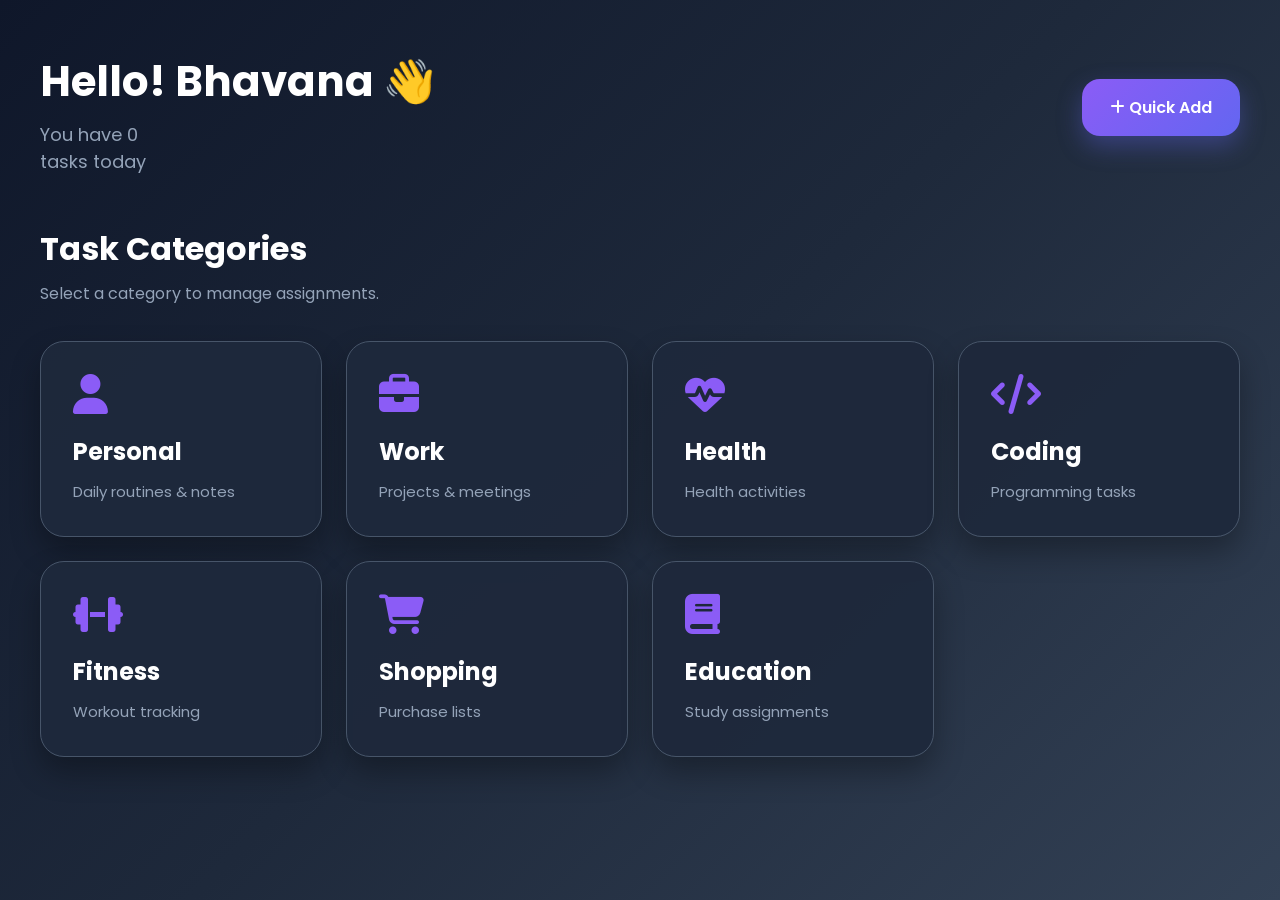
<file: index.html>
<!DOCTYPE html>
<html lang="en">

<head>

<meta charset="UTF-8">

<meta name="viewport"
content="width=device-width, initial-scale=1.0">

<title>Task Dashboard</title>

<link rel="stylesheet"
href="style.css">

<link rel="stylesheet"
href="https://cdnjs.cloudflare.com/ajax/libs/font-awesome/6.5.2/css/all.min.css">

</head>

<body>

<div class="container">

<!-- HEADER -->

<header>

<div class="greeting">

<h1>

Hello! Bhavana 👋

</h1>

<p id="taskCount">

You have 0 tasks today

</p>

</div>

<button id="addTaskBtn">

<i class="fa-solid fa-plus"></i>

Quick Add

</button>

</header>

<!-- PAGE TITLE -->

<div class="dashboardTitle">

<h2>

Task Categories

</h2>

<p>

Select a category to manage assignments.

</p>

</div>

<!-- CATEGORY GRID -->

<section class="categories">

<!-- PERSONAL -->

<a
href="category.html?category=Personal"
class="category-card">

<i class="fa-solid fa-user"></i>

<h3>Personal</h3>

<span>

Daily routines & notes

</span>

</a>

<!-- WORK -->

<a
href="category.html?category=Work"
class="category-card">

<i class="fa-solid fa-briefcase"></i>

<h3>Work</h3>

<span>

Projects & meetings

</span>

</a>

<!-- HEALTH -->

<a
href="category.html?category=Health"
class="category-card">

<i class="fa-solid fa-heart-pulse"></i>

<h3>Health</h3>

<span>

Health activities

</span>

</a>

<!-- CODING -->

<a
href="category.html?category=Coding"
class="category-card">

<i class="fa-solid fa-code"></i>

<h3>Coding</h3>

<span>

Programming tasks

</span>

</a>

<!-- FITNESS -->

<a
href="category.html?category=Fitness"
class="category-card">

<i class="fa-solid fa-dumbbell"></i>

<h3>Fitness</h3>

<span>

Workout tracking

</span>

</a>

<!-- SHOPPING -->

<a
href="category.html?category=Shopping"
class="category-card">

<i class="fa-solid fa-cart-shopping"></i>

<h3>Shopping</h3>

<span>

Purchase lists

</span>

</a>

<!-- EDUCATION -->

<a
href="category.html?category=Education"
class="category-card">

<i class="fa-solid fa-book"></i>

<h3>Education</h3>

<span>

Study assignments

</span>

</a>

</section>

</div>

<script src="script.js"></script>

</body>
</html>
</file>
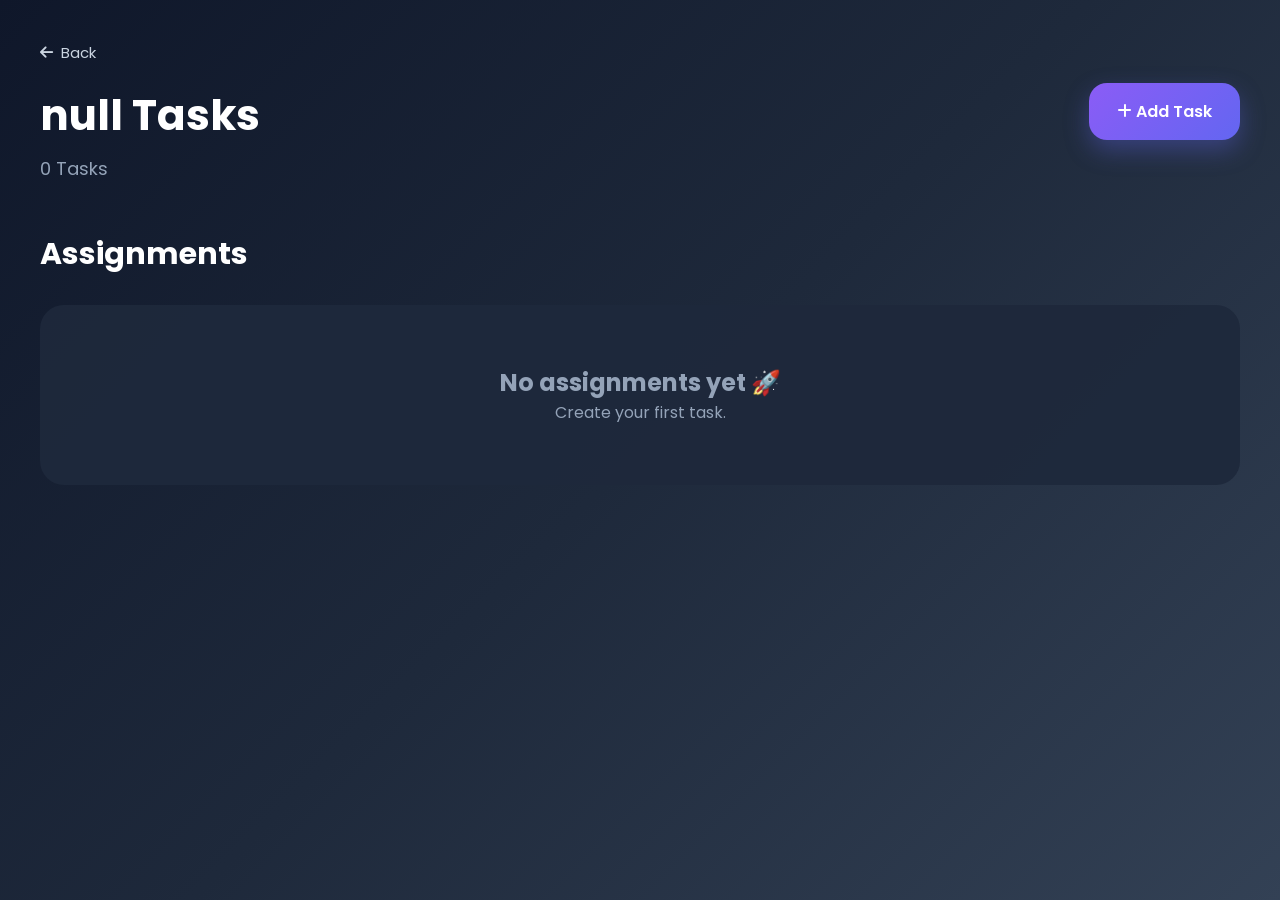
<file: category.html>
<!DOCTYPE html>
<html lang="en">

<head>

<meta charset="UTF-8">

<meta name="viewport"
content="width=device-width, initial-scale=1.0">

<title>Category Tasks</title>

<link rel="stylesheet"
href="style.css">

<link rel="stylesheet"
href="https://cdnjs.cloudflare.com/ajax/libs/font-awesome/6.5.2/css/all.min.css">

</head>

<body>

<div class="container">

<header>

<div class="greeting">

<a href="index.html"
class="backBtn">

<i class="fa-solid fa-arrow-left"></i>

Back

</a>

<h1 id="categoryTitle">

Category Tasks

</h1>

<p id="categoryCount">

0 Tasks

</p>

</div>

<button id="openModalBtn">

<i class="fa-solid fa-plus"></i>

Add Task

</button>

</header>

<section>

<h2 class="sectionTitle">

Assignments

</h2>

<div id="taskContainer">

</div>

</section>

</div>

<!-- MODAL -->

<div class="modal"
id="taskModal">

<div class="modal-content">

<h2>

Create New Task

</h2>

<input
type="text"
id="taskInput"
placeholder="Enter assignment">

<input
type="date"
id="taskDate">

<input
type="time"
id="taskTime">

<select id="taskCategory">

<option>Personal</option>
<option>Work</option>
<option>Health</option>
<option>Coding</option>
<option>Fitness</option>
<option>Shopping</option>
<option>Education</option>

</select>

<button id="saveTask">

<i class="fa-solid fa-floppy-disk"></i>

Save Task

</button>

</div>

</div>

<script src="script.js"></script>

</body>
</html>
</file>
<file: style.css>
@import url('https://fonts.googleapis.com/css2?family=Poppins:wght@300;400;500;600;700&display=swap');

*{
margin:0;
padding:0;
box-sizing:border-box;
font-family:'Poppins',sans-serif;
}

/* BODY */

body{

background:
linear-gradient(
135deg,
#0f172a,
#1e293b,
#334155
);

min-height:100vh;

color:white;

padding:40px;

}

/* CONTAINER */

.container{

max-width:1300px;

margin:auto;

}

/* HEADER */

header{

display:flex;

justify-content:space-between;

align-items:center;

margin-bottom:50px;

}

.greeting h1{

font-size:42px;

margin-top:10px;

}

.greeting p{

color:#94a3b8;

margin-top:8px;

font-size:18px;

}

/* BACK BUTTON */

.backBtn{

display:inline-flex;

align-items:center;

gap:8px;

text-decoration:none;

color:#cbd5e1;

margin-bottom:10px;

font-size:15px;

}

.backBtn:hover{

color:white;

}

/* BUTTON */

#addTaskBtn,
#openModalBtn{

background:
linear-gradient(
135deg,
#8b5cf6,
#6366f1
);

color:white;

border:none;

padding:16px 28px;

border-radius:18px;

cursor:pointer;

font-size:16px;

font-weight:600;

box-shadow:
0 10px 25px rgba(
99,102,241,.35
);

transition:.3s;

}

#addTaskBtn:hover,
#openModalBtn:hover{

transform:
translateY(-4px);

}

/* DASHBOARD TITLE */

.dashboardTitle{

margin-bottom:35px;

}

.dashboardTitle h2{

font-size:32px;

margin-bottom:8px;

}

.dashboardTitle p{

color:#94a3b8;

}

/* CATEGORY GRID */

.categories{

display:grid;

grid-template-columns:
repeat(auto-fit,minmax(230px,1fr));

gap:24px;

}

/* CATEGORY CARD */

.category-card{

background:
rgba(30,41,59,.95);

border:1px solid #475569;

border-radius:24px;

padding:32px;

text-decoration:none;

color:white;

transition:.3s;

box-shadow:
0 15px 30px rgba(
0,0,0,.30
);

}

.category-card:hover{

transform:
translateY(-8px);

border-color:#8b5cf6;

}

/* CARD CONTENT */

.category-card i{

font-size:40px;

color:#8b5cf6;

margin-bottom:20px;

}

.category-card h3{

font-size:24px;

margin-bottom:10px;

}

.category-card span{

color:#94a3b8;

font-size:15px;

}

/* SECTION */

.sectionTitle{

font-size:30px;

margin-bottom:28px;

}

/* TASK CONTAINER */

#taskContainer{

display:grid;

gap:22px;

}

/* TASK CARD */

.task-card{

background:
rgba(30,41,59,.95);

border:1px solid #475569;

border-radius:22px;

padding:22px;

display:flex;

justify-content:space-between;

align-items:center;

box-shadow:
0 15px 30px rgba(
0,0,0,.25
);

transition:.3s;

}

.task-card:hover{

transform:
translateY(-5px);

}

/* LEFT */

.left{

display:flex;

align-items:center;

gap:18px;

}

.left input{

width:22px;

height:22px;

cursor:pointer;

accent-color:#8b5cf6;

}

.taskTitle{

font-size:21px;

font-weight:600;

}

.categoryText{

margin-top:8px;

font-size:15px;

color:#94a3b8;

}
.taskMeta{

margin-top:10px;

font-size:14px;

color:#cbd5e1;

display:flex;

gap:18px;

align-items:center;

}

/* ACTIONS */

.actions{

display:flex;

gap:12px;

}

/* EDIT */

.editBtn{

background:#3b82f6;

border:none;

color:white;

padding:12px 14px;

border-radius:14px;

cursor:pointer;

transition:.3s;

}

.editBtn:hover{

background:#2563eb;

}

/* DELETE */

.deleteBtn{

background:#ef4444;

border:none;

color:white;

padding:12px 14px;

border-radius:14px;

cursor:pointer;

transition:.3s;

}

.deleteBtn:hover{

background:#dc2626;

}

/* COMPLETED */

.completed{

opacity:.55;

text-decoration:line-through;

}

/* MODAL */

.modal{

position:fixed;

top:0;
left:0;

width:100%;
height:100%;

display:none;

justify-content:center;

align-items:center;

background:
rgba(0,0,0,.60);

}

/* MODAL CONTENT */

.modal-content{

background:#1e293b;

padding:35px;

width:420px;

border-radius:30px;

display:flex;

flex-direction:column;

gap:20px;

animation:popup .3s ease;

}

/* POPUP */

@keyframes popup{

from{

transform:scale(.8);

opacity:0;

}

to{

transform:scale(1);

opacity:1;

}

}

.modal-content h2{

margin-bottom:5px;

}

/* INPUTS */

.modal-content input,
.modal-content select{

padding:16px;

background:#334155;

border:1px solid #475569;

border-radius:16px;

color:white;

outline:none;

font-size:16px;

}

/* SAVE BUTTON */

#saveTask{

background:
linear-gradient(
135deg,
#8b5cf6,
#6366f1
);

border:none;

color:white;

padding:16px;

border-radius:16px;

cursor:pointer;

font-size:16px;

font-weight:600;

}

/* EMPTY STATE */

.empty{

text-align:center;

padding:60px;

background:
rgba(30,41,59,.95);

border-radius:24px;

color:#94a3b8;

}

/* RESPONSIVE */

@media(max-width:900px){

header{

flex-direction:column;

align-items:flex-start;

gap:30px;

}

.task-card{

flex-direction:column;

align-items:flex-start;

gap:20px;

}

}
</file>
